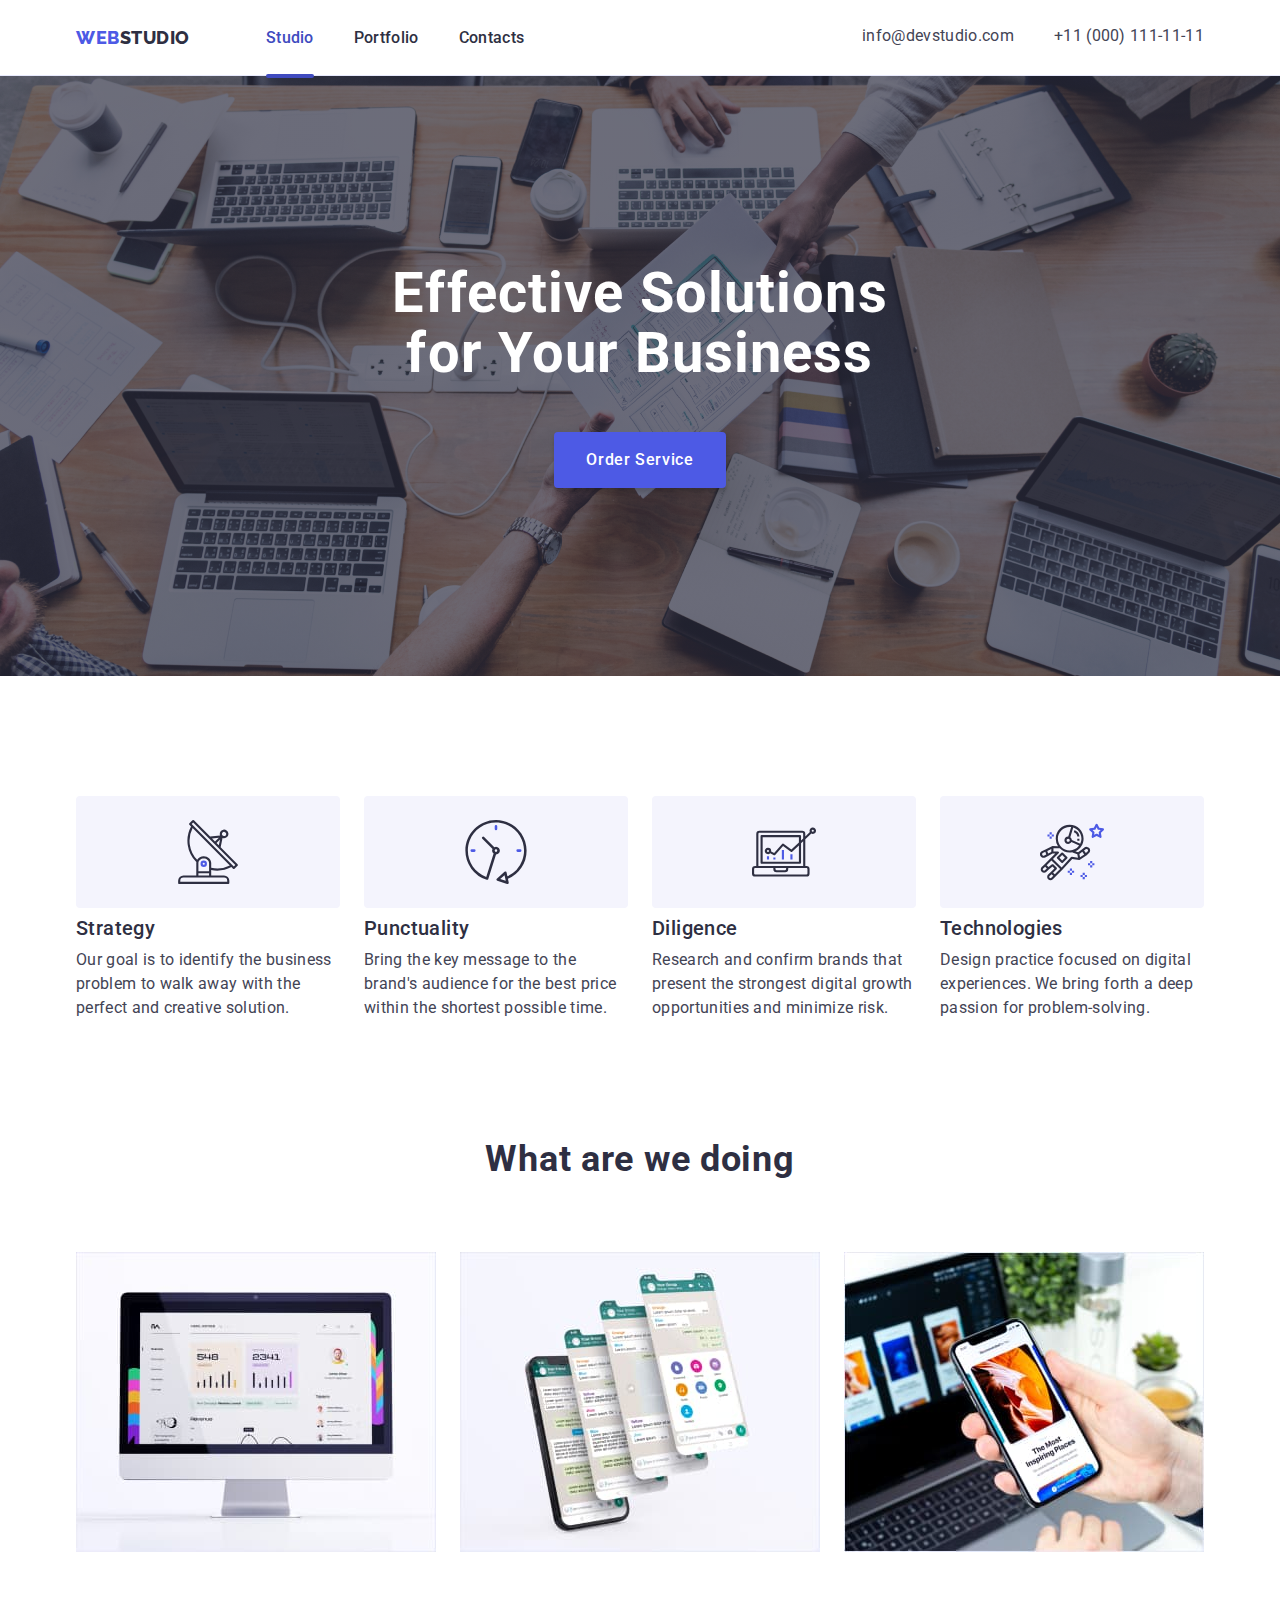
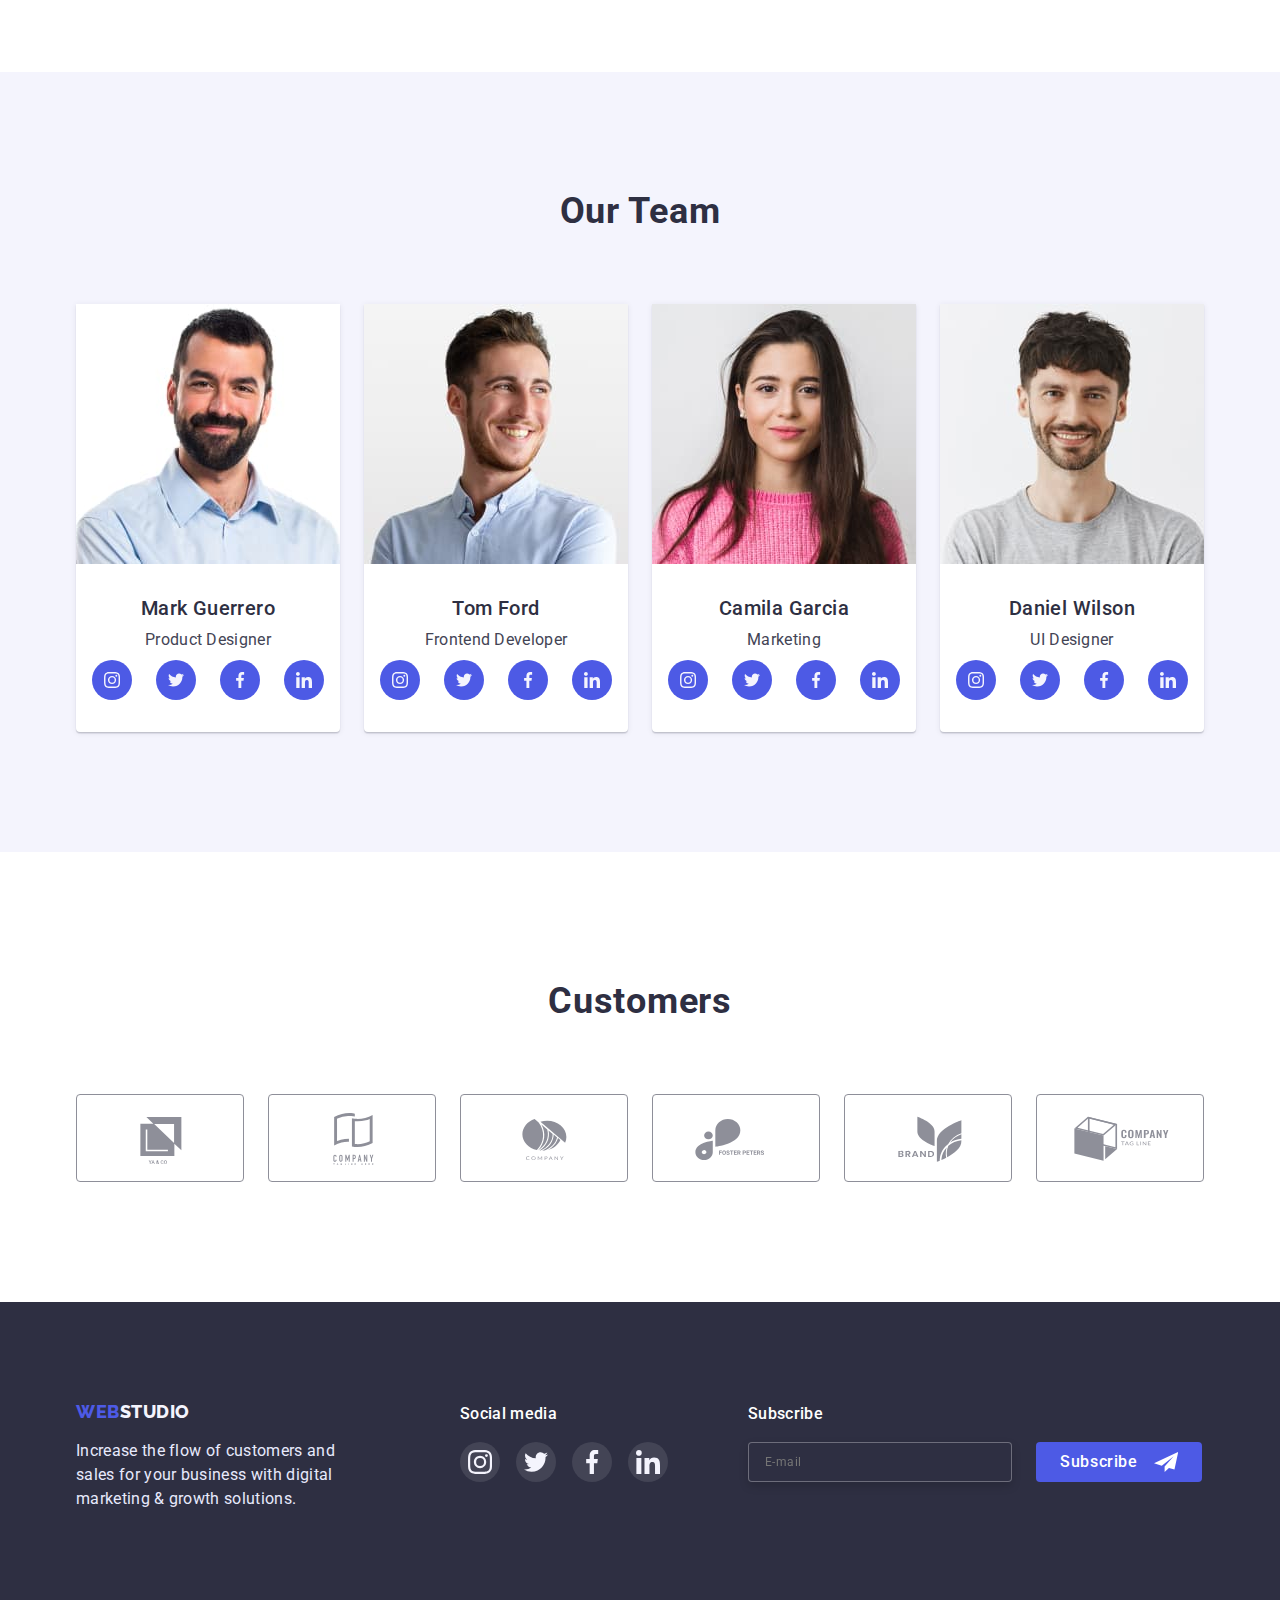
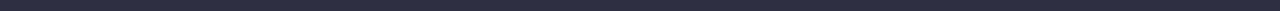
<file: index.html>
<!DOCTYPE html>
<html lang="en">
<head>
    <meta charset="UTF-8">
    <meta http-equiv="X-UA-Compatible" content="IE=edge">
    <meta name="viewport" content="width=device-width, initial-scale=1.0">
    <title>Effective Solutions for Your Business</title>
    <link rel="preconnect" href="https://fonts.googleapis.com">
    <link rel="preconnect" href="https://fonts.gstatic.com" crossorigin>
    <link
 href="https://fonts.googleapis.com/css2?family=Raleway:wght@800&family=Roboto:wght@400;500;700;900&display=swap"
 rel="stylesheet"
    />
    <link rel="stylesheet" href="https://cdn.jsdelivr.net/npm/modern-normalize@1.1.0/modern-normalize.min.css">
    <link rel="stylesheet" href="./css/styles.css">
</head>
<body class="body-style">
    <header class="page-header">
        <div class="container page-header-container">
        <nav class="page-nav">
            <a class="logo-link" href="./index.html"><span class="accent">WEB</span>STUDIO</a>
            <ul class="menu list">
                <li class="menu-header list"><a class="menu-list active " href="./index.html">Studio</a></li>
                <li class="menu-header list"><a class="menu-list " href="./portfolio.html">Portfolio</a></li>
                <li class="menu-header list"><a class="menu-list " href="">Contacts</a></li>
            </ul>
        </nav>
        <address>
            <ul class="list header-list">
            <li><a class="link-mail-post" href="mailto:info@devstudio.com">info@devstudio.com</a></li>
            <li><a class="phone-number" href="tel:+110001111111">+11 (000) 111-11-11</a></li>
        </ul>
    </address>
</div>
    </header>
    <main>
        <section class="solutions ">
            <div class="container background-container">
         <h1 class="h1-solutions">Effective Solutions for Your Business</h1>
                <button class="b-text" data-modal-open type="button">Order Service</button>
            </div>
            </section>
            <section class="features">
                <div class="container">
                <h2 class="visually-hidden">Features</h2>
                <ul class="features-list list">
                    <li class="features-icon"><svg  width="64px" height="64px">
                        <use href="./images/icons.svg#icon-antenna-1"></use>
                    </svg></li>
                    <li  class="features-icon"><svg width="64px" height="64px">
                        <use href="./images/icons.svg#icon-clock-1"></use>
                    </svg></li>
                    <li  class="features-icon"><svg width="64px" height="64px">
                        <use href="./images/icons.svg#icon-diagram-1"></use>
                    </svg></li>
                    <li  class="features-icon"><svg width="64px" height="64px">
                        <use href="./images/icons.svg#icon-astronaut-1"></use>
                    </svg></li>
                </ul>
        <ul class="features-list list">
            <li class="features-item"><h3 class="features-header">Strategy</h3>
                <p class="features-text">Our goal is to identify the business
                    problem to walk away with the perfect and creative solution. </p>
            </li>
            <li class="features-item">
                <h3 class="features-header">Punctuality</h3>
                <p class="features-text">Bring the key message to the brand's audience for the best price within the shortest possible time.
             </p></li>
            <li class="features-item">
                <h3 class="features-header">Diligence</h3>
                <p class="features-text">Research and confirm brands that present the strongest digital growth opportunities and minimize risk.</p>
            </li>
            <li class="features-item">
                <h3 class="features-header">Technologies</h3>
                <p class="features-text">Design practice focused on digital experiences. We bring forth a deep passion for problem-solving.</p>
            </li>
        </ul>
    </div>
    </section>
    <section class="our-work">
        <div class=" container">
        <h2 class="our-work-header">What are we doing</h2>
<ul class="work-img list">
            <li><img src="./images/img1.jpg" alt="computer" width="360"/></li>
            <li><img src="./images/img2.jpg" alt="telephone" width="360"/></li>
            <li><img src="./images/img3.jpg" alt="notebook" width="360"/></li>
    </ul>
</div>
    </section>
    <section class="team-list">
        <div class="container">
        <h2 class="team-header">Our Team</h2>
        <ul class="team list">
            <li class="borders-text"><img src="./images/img4.jpg" alt="Mark" width="264"/>
               <div class="card-text"><h3 class="team-name">Mark Guerrero</h3><p class="speciality">Product Designer</p>
               
             <ul class="card list">
                    <li><a href="#" class="card-link"><svg width="16px" height="16px">
                <use href="./images/icons.svg#icon-instagram-2"></use>
               </svg></a></li>
               <li><a href="#" class="card-link"><svg width="16px" height="16px">
                <use href="./images/icons.svg#icon-twitter-1"></use>
               </svg></a></li>
               <li><a href="#" class="card-link"><svg width="16px" height="16px">
                <use href="./images/icons.svg#icon-facebook-1"></use>
               </svg></a></li>
               <li><a href="#" class="card-link"><svg width="16px" height="16px">
                <use href="./images/icons.svg#icon-linkedin-1"></use>
               </svg></a></li>
            </ul></div>
        </li>
        <li class="borders-text"><img src="./images/img5.jpg" alt="Tom" width="264"/><div class="card-text"><h3 class="team-name">Tom Ford</h3>
            <p class="speciality">Frontend Developer</p>
            <ul class=" card list">
                <li><a href="#" class="card-link"><svg width="16px" height="16px">
                    <use href="./images/icons.svg#icon-instagram-2"></use>
                </svg></a></li>
                <li><a href="#" class="card-link"><svg width="16px" height="16px">
                    <use href="./images/icons.svg#icon-twitter-1"></use>
                </svg></a></li>
                <li><a href="#" class="card-link"><svg width="16px" height="16px">
                    <use href="./images/icons.svg#icon-facebook-1"></use>
                </svg></a></li>
                <li><a href="#" class="card-link"><svg width="16px" height="16px">
                    <use href="./images/icons.svg#icon-linkedin-1"></use>
                </svg></a></li>
            </ul></div></li>
        
        <li class="borders-text"><img src="./images/img6.jpg" alt="Camila" width="264"/><div class="card-text"><h3 class="team-name">Camila Garcia</h3>
            <p class="speciality">Marketing</p><ul class=" card list">
                <li><a href="#" class="card-link"><svg width="16px" height="16px">
                    <use href="./images/icons.svg#icon-instagram-2"></use>
                </svg></a></li>
                <li><a href="#" class="card-link"><svg width="16px" height="16px">
                    <use href="./images/icons.svg#icon-twitter-1"></use>
                </svg></a></li>
                <li><a href="#" class="card-link"><svg width="16px" height="16px">
                    <use href="./images/icons.svg#icon-facebook-1"></use>
                </svg></a></li>
                <li><a href="#" class="card-link"><svg width="16px" height="16px">
                    <use href="./images/icons.svg#icon-linkedin-1"></use>
                </svg></a></li>
            </ul></div></li>
        
        <li class="borders-text"><img src="./images/img7.jpg" alt="Daniel" width="264"/><div class="card-text"><h3 class="team-name">Daniel Wilson</h3>
            <p class="speciality">UI Designer</p>
            <ul class=" card list">
                <li><a href="#" class="card-link"><svg width="16px" height="16px">
                    <use href="./images/icons.svg#icon-instagram-2"></use>
                </svg></a></li>
                <li><a href="#" class="card-link"><svg width="16px" height="16px">
                    <use href="./images/icons.svg#icon-twitter-1"></use>
                </svg></a></li>
                <li><a href="#" class="card-link"><svg width="16px" height="16px">
                    <use href="./images/icons.svg#icon-facebook-1" ></use>
                </svg></a></li>
                <li><a href="#" class="card-link"><svg width="16px" height="16px">
                    <use href="./images/icons.svg#icon-linkedin-1"></use>
                </svg></a></li>
            </ul> </div></li>
        </ul>
    </div>
</section>
<section class="customers">
    <div class="container">
    <h2 class="customers-header">Customers</h2>
    <ul class="customers-list list">
        <li class="customers-block"><a href="#" class="customers-link"><svg class="svg" width="104px" height="56px">
            <use href="./images/icons.svg#icon-Logo"></use>
        </svg></a></li>
        <li class="customers-block"><a href="#" class="customers-link"><svg class="svg" width="104px" height="56px">
            <use href="./images/icons.svg#icon-Logo-2"></use>
        </svg></a></li>
        <li class="customers-block"><a href="#" class="customers-link"><svg class="svg" width="104px" height="56px">
            <use href="./images/icons.svg#icon-Logo-3"></use>
        </svg></a></li>
        <li class="customers-block"><a href="#" class="customers-link"><svg class="svg" width="104px" height="56px">
            <use href="./images/icons.svg#icon-Logo-4"></use>
        </svg></a></li>
        <li class="customers-block"><a href="#" class="customers-link"><svg class="svg" width="104px" height="56px">
            <use href="./images/icons.svg#icon-Logo-5"></use>
        </svg></a></li>
        <li class="customers-block"><a href="#" class="customers-link"><svg class="svg" width="104px" height="56px">
            <use href="./images/icons.svg#icon-Logo-6"></use>
        </svg></a></li>
    </ul>
</div>
</section>
    </main>
    <footer class="style-footer">
    <div class="container  footer-container">
        <div class="footer-logo">
        <a class="logotype" href="./index.html"><span class="accent">WEB</span>STUDIO</a>
        <p class="footer-text">Increase the flow of customers and sales for your business with digital marketing & growth solutions.</p>
    </div>
        <div class="social-media">
            <p class="soc-header">Social media</p>
        <ul class="social-list list">
        <li><a href="#" class="social-list-item-link"><svg  width="24px" height="24px">
            <use href="./images/icons.svg#icon-instagram-2"></use>
        </svg></a></li>
        <li><a href="#" class="social-list-item-link"><svg width="24px" height="24px">
            <use href="./images/icons.svg#icon-twitter-1"></use>
        </svg></a></li>
        <li><a href="#" class="social-list-item-link"><svg width="24px" height="24px">
            <use href="./images/icons.svg#icon-facebook-1"></use>
        </svg></a></li>
        <li><a href="#" class="social-list-item-link"><svg width="24px" height="24px">
            <use href="./images/icons.svg#icon-linkedin-1"></use>
        </svg></a></li>
    </ul>
</div>
<div class="subscribe-cont">
    <p class="subscribe">Subscribe</p>
    <form class="subscribe-form">
        <label for="subscribe"><input type="text" id="subscribe" name="subscribe-input" class="footer-input" placeholder="E-mail"/></label>
        <button type="submit" class="subscribe-btn">Subscribe<svg width="24" height="24"><use href="./images/icons.svg#icon-icon-send"></use></svg></button>
    </form>
</div>
   </div>
    </footer>
    <div class="backdrop is-hidden " data-modal>
        <div class="modal">
        <button class="modal-btn " data-modal-close type="button">
        <svg width="8px" height="8px">
            <use href="./images/icons.svg#icon-close-black-18dp-2-1-2"></use>
        </svg>
        </button>
        <p class="modal-title">Leave your contacts and we will call you back</p>
        <form class="modal-form">
            <label for="name" class="name-label">
           <span class="modal-form-input-desc">Name</span>
           <span class="modal-form-input-wrapper">
                   <input type="text" name="user-name" id="name" class="modal-input" pattern="[a-z A-Z А-Я а-я]+" minlength="2"/>
            <svg width="18px" height="24" class="modal-form-icon">
                <use href="./images/icons.svg#icon-person-black-18dp-1" ></use>
            </svg></span></label>
            <label for="phone" class="name-label">
                <span class="modal-form-input-desc">Phone</span>
                <span class="modal-form-input-wrapper"><input type="tel" name="user-phone" class="modal-input" id="phone" pattern="[0-9]{3}-[0-9]{3}-[0-9]{2}-[0-9]{2}" title="xxx-xxx-xx-xx"/><svg width="18px" height="24px" class="modal-form-icon">
                <use href="./images/icons.svg#icon-phone-black-18dp-1"></use></svg></span></label>
                 <label for="email" class="name-label">
                    <span class="modal-form-input-desc">Email</span>
                    <span class="modal-form-input-wrapper"><input type="text" id="email" name="user-email" class="modal-input"/><svg class="modal-form-icon" width="18px" height="24">
                    <use href="./images/icons.svg#icon-email-black-18dp-1"></use></svg></span></label>
                    <label for="comment" class="name-label">
                       <span class="modal-form-input-desc">Comment</span>
                       <textarea name="user-message" placeholder="Text input" id="comment" class="comment-message"></textarea></label>
          <input type="checkbox" name="user-comment" id="user-comment" class="chekbox visually-hidden"/><label for="user-comment" class="modal-form-check">I accept the terms and conditions of the&nbsp;<a href="#">Privacy Policy</a></label>
                <button type="submit" class="modal-form-submit">Send</button>
        </form>
        </div>
        </div>
        <script src="./js/modal.js"></script>
</body>
</html>
</file>
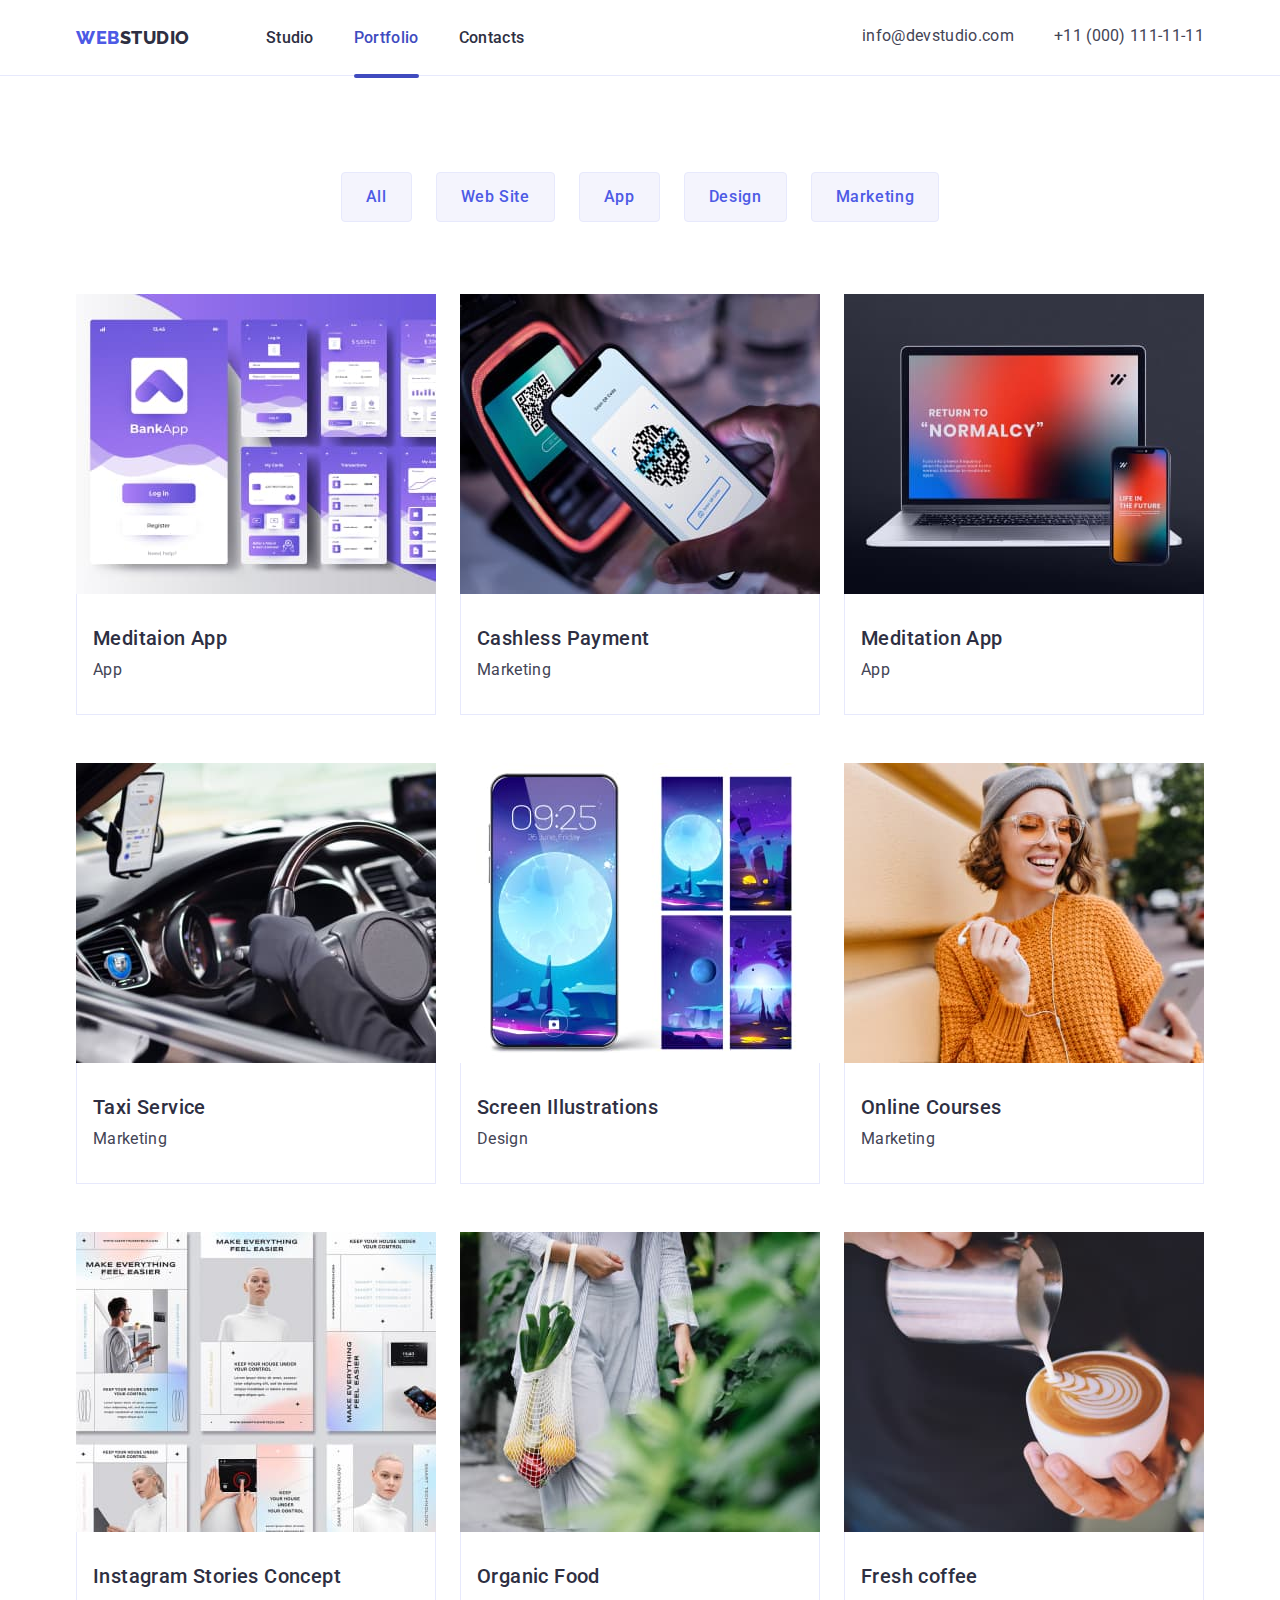
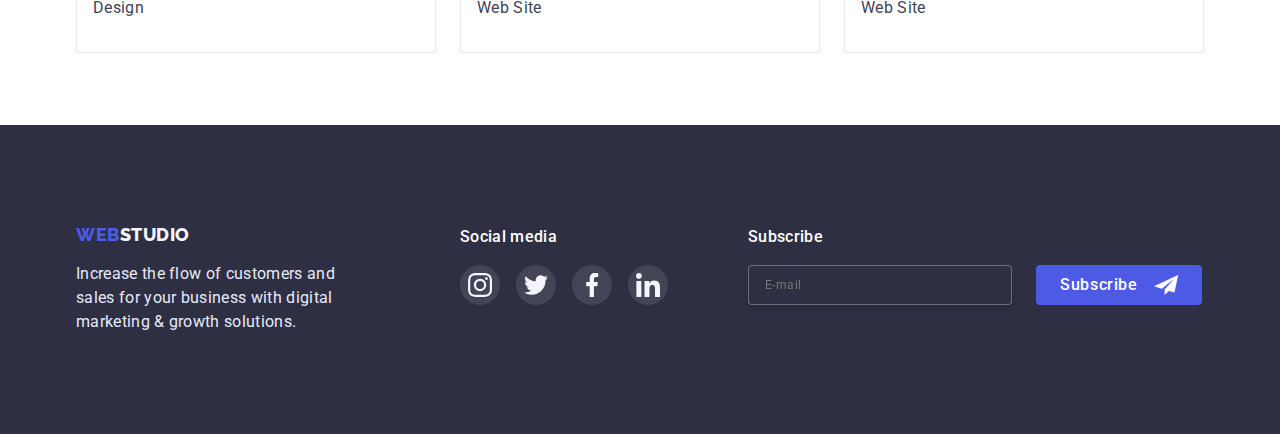
<file: portfolio.html>
<!DOCTYPE html>
<html lang="en">
    <head>
    <meta charset="UTF-8">
    <meta http-equiv="X-UA-Compatible" content="IE=edge">
    <meta name="viewport" content="width=device-width, initial-scale=1.0">
    <title>Portfolio</title>
    <link rel="preconnect" href="https://fonts.googleapis.com">
    <link rel="preconnect" href="https://fonts.gstatic.com" crossorigin>
    <link href="https://fonts.googleapis.com/css2?family=Open+Sans:wght@600&family=Raleway:wght@800&family=Roboto+Mono:wght@600&family=Roboto:wght@400;500;700&display=swap" rel="stylesheet">
    <link rel="stylesheet" href="https://cdn.jsdelivr.net/npm/modern-normalize@1.1.0/modern-normalize.min.css">
    <link rel="stylesheet" href="./css/styles.css">
</head>
<body class="body-style">
    <header class="page-header">
        <div class="container page-header-container">
        <nav class="page-nav">
            <a class="logo-link" href="./index.html"><span class="accent">WEB</span>STUDIO</a>
            <ul class="menu list ">
                <li class="menu-header list"><a  class="menu-list" href="./index.html">Studio</a></li>
                <li class="menu-header list"><a class="menu-list active" href="./portfolio.html">Portfolio</a></li>
                <li class="menu-header list"><a class="menu-list" href="">Contacts</a></li>
            </ul>
        </nav>
        <address>
            <ul class="list header-list">
            <li><a class="link-mail-post" href="mailto:info@devstudio.com">info@devstudio.com</a></li>
            <li><a class="phone-number" href="tel:+110001111111">+11 (000) 111-11-11</a></li>
        </ul>
    </address>
</div>
       </header>
<main>
    <section class="buttons">
        <div class="container">
        <h1 class="visually-hidden">Menu</h1>
        <ul class="buttons-list list">
            <li><button class="buttons-item" type="button">All</button></li> 
            <li><button class="buttons-item" type="button">Web Site</button></li>
            <li><button class="buttons-item" type="button">App</button></li>
            <li><button class="buttons-item" type="button">Design</button></li>
            <li><button class="buttons-item" type="button">Marketing</button></li>
        </ul>
        <h2 class="visually-hidden">Service</h2>
        <ul class="images list">
           <li class="service-card"><a class="service" href="#"><div class="overlay-img"><img src="./images/img8.jpg" alt="app" width="360"><p class="overlay">14 Stylish and User-Friendly App Design Concepts · Task Manager App · Calorie Tracker App · Exotic Fruit Ecommerce App · Cloud Storage App</p></div><div class="borders-card"><h3 class="image-name" >Meditaion App</h3><p class="img-text">App</p></div></a></li>
          <li class="service-card" ><a class="service" href="#"><div class="overlay-img"><img src="./images/img9.jpg" alt="payment" width="360"><p class="overlay">14 Stylish and User-Friendly App Design Concepts · Task Manager App · Calorie Tracker App · Exotic Fruit Ecommerce App · Cloud Storage App</p></div><div class="borders-card"><h3 class="image-name">Cashless Payment</h3><p class="img-text">Marketing</p></div></a></li>
           <li class="service-card"><a class="service" href="#"><div class="overlay-img"><img src="./images/img10.jpg" alt="meditation" width="360"><p class="overlay">14 Stylish and User-Friendly App Design Concepts · Task Manager App · Calorie Tracker App · Exotic Fruit Ecommerce App · Cloud Storage App</p></div><div class="borders-card"><h3 class="image-name">Meditation App</h3><p class="img-text">App</p></div></a></li>
           <li class="service-card"><a class="service" href="#"><div class="overlay-img"><img src="./images/img11.jpg" alt="taxi" width="360"><p class="overlay">14 Stylish and User-Friendly App Design Concepts · Task Manager App · Calorie Tracker App · Exotic Fruit Ecommerce App · Cloud Storage App</p></div><div class="borders-card"><h3 class="image-name">Taxi Service</h3><p class="img-text">Marketing</p></div></a></li>
          <li class="service-card"><a class="service" href="#"><div class="overlay-img"><img src="./images/img12.jpg" alt="illustrations" width="360"><p class="overlay">14 Stylish and User-Friendly App Design Concepts · Task Manager App · Calorie Tracker App · Exotic Fruit Ecommerce App · Cloud Storage App</p></div><div class="borders-card"><h3 class="image-name">Screen Illustrations</h3><p class="img-text">Design</p></div></a></li>
          <li class="service-card"><a class="service" href="#"><div class="overlay-img"><img src="./images/img13.jpg" alt="courses" width="360"><p class="overlay">14 Stylish and User-Friendly App Design Concepts · Task Manager App · Calorie Tracker App · Exotic Fruit Ecommerce App · Cloud Storage App</p></div><div class="borders-card"><h3 class="image-name">Online Courses</h3><p class="img-text">Marketing</p></div></a></li>
           <li class="service-card"><a class="service" href="#"><div class="overlay-img"><img src="./images/img14.jpg" alt="instagram" width="360"><p class="overlay">14 Stylish and User-Friendly App Design Concepts · Task Manager App · Calorie Tracker App · Exotic Fruit Ecommerce App · Cloud Storage App</p></div><div class="borders-card"><h3 class="image-name">Instagram Stories Concept</h3><p class="img-text">Design</p></div></a></li>
         <li class="service-card"><a class="service" href="#"><div class="overlay-img"><img src="./images/img15.jpg" alt="food" width="360"><p class="overlay">14 Stylish and User-Friendly App Design Concepts · Task Manager App · Calorie Tracker App · Exotic Fruit Ecommerce App · Cloud Storage App</p></div><div class="borders-card"><h3 class="image-name">Organic Food</h3><p class="img-text">Web Site</p></div></a></li>
        <li class="service-card"><a class="service" href="#"><div class="overlay-img"><img src="./images/img16.jpg" alt="coffee" width="360"><p class="overlay">14 Stylish and User-Friendly App Design Concepts · Task Manager App · Calorie Tracker App · Exotic Fruit Ecommerce App · Cloud Storage App</p></div><div class="borders-card"><h3 class="image-name">Fresh coffee</h3><p class="img-text">Web Site</p></div></a></li>
        </ul>
    </div>
    </section>
</main>
<footer class="style-footer">
    <div class="container  footer-container">
        <div class="footer-logo">
        <a class="logotype" href="./index.html"><span class="accent">WEB</span>STUDIO</a>
        <p class="footer-text">Increase the flow of customers and sales for your business with digital marketing & growth solutions.</p>
    </div>
        <div class="social-media">
            <p class="soc-header">Social media</p>
        <ul class="social-list list">
        <li><a href="#" class="social-list-item-link"><svg  width="24" height="24">
            <use href="./images/icons.svg#icon-instagram-2"></use>
        </svg></a></li>
        <li><a href="#" class="social-list-item-link"><svg width="24" height="24">
            <use href="./images/icons.svg#icon-twitter-1"></use>
        </svg></a></li>
        <li><a href="#" class="social-list-item-link"><svg width="24" height="24">
            <use href="./images/icons.svg#icon-facebook-1"></use>
        </svg></a></li>
        <li><a href="#" class="social-list-item-link"><svg width="24" height="24">
            <use href="./images/icons.svg#icon-linkedin-1"></use>
        </svg></a></li>
    </ul>
</div>
<div class="subscribe-cont">
    <p class="subscribe">Subscribe</p>
    <form class="subscribe-form">
        <label for="subscribe-input"><input type="text"  id="subscribe-input" name="subscribe-input" class="footer-input" placeholder="E-mail"/></label>
        <button type="submit" class="subscribe-btn">Subscribe<svg width="24" height="24"><use href="./images/icons.svg#icon-icon-send"></use></svg></button>
    </form>
</div>
   </div>
    </footer>
</body>
</html>
</file>
<file: css/styles.css>
:root {
    --navy-blue-color: #2E2F42;
    --body-background-color:  #FFFFFF;
    --cornflower-color:  #E7E9FC;   
    --slate-color: #434455;
    --iris-color: #4D5AE5;
    --cloud-color:  #F4F4FD;
    --ocean-color: #404BBF;
    --light-slate: #8E8F99;
    --green-color: #31d0aa;
    --white-color: #fcfcfc;
}
body{
    font-family: 'Roboto', sans-serif;
    background-color: var(--body-background-color);
    color: var(--navy-blue-color);
    font-size: 16px;
 }
.logo-link{
    font-family: 'Raleway',sans-serif;
font-weight: 800;
font-size: 18px;
line-height: 1.5;
letter-spacing: 0.03em;
color: var(--navy-blue-color);
text-decoration: none;
margin-right: 76px;
}
.accent{
color: var(--iris-color);
}
.visually-hidden {
    position: absolute;
    width: 1px;
    height: 1px;
    margin: -1px;
    border: 0;
    padding: 0;
    white-space: nowrap;
    clip-path: inset(100%);
    clip: rect(0 0 0 0);
    overflow: hidden;
  }
.menu-list{
font-weight: 500;
font-size: 16px;
line-height: 1.5;
letter-spacing: 0.02em;
color: var(--navy-blue-color);
text-decoration: none;
transition-property: color;
transition-duration: 250ms;
transition-timing-function: cubic-bezier(0.4, 0, 0.2, 1); 

}
.menu-header:not(:last-child){
    margin-right: 40px;
}
.menu-list:is(:hover,:focus){
  color:  var(--ocean-color);

}

.list{ 
   list-style: none;
}
.link-mail-post:is(:hover,:focus){
    color:  var(--ocean-color);}
.link-mail-post{ 
font-size: 16px;
line-height: 1.5;
letter-spacing: 0.02em;
color: var(--slate-color);
text-decoration: none;
transition-duration: 250ms;
transition-timing-function: cubic-bezier(0.4, 0, 0.2, 1); 
transition-property: color;
}
.header-list{
  display: flex;
  gap: 40px;
}
.phone-number:is(:hover,:focus){
    color:  var(--ocean-color);}
.phone-number{  
font-size: 16px;
line-height: 1.5;
letter-spacing: 0.02em;
color: var(--slate-color);
text-decoration: none;
transition-duration: 250ms;
transition-timing-function: cubic-bezier(0.4, 0, 0.2, 1); 
transition-property: color;
}
 .solutions{
background-color: var(--navy-blue-color);
background-position: center;
background-repeat: no-repeat;
text-align: center;
padding: 188px 0;
background-size: cover;
margin-left: auto;
margin-right: auto;
max-width: 1440px;
height: 600px;
background-image:linear-gradient(rgba(46, 47, 66, 0.7),
rgba(46, 47, 66, 0.7) 100%),url(../images/people-office\ 1.jpg);
}


.h1-solutions{ 
font-weight: 700;
font-size: 56px;
line-height: 1.07;
letter-spacing: 0.02em;
color: var(--body-background-color);
max-width: 496px;
margin: auto;
margin-bottom: 48px;
}

.b-text:is(:hover,:focus){
    background: var(--ocean-color);
}

.b-text{ 
padding-top: 16px; 
padding-bottom: 16px; 
padding-right: 32px;
padding-left: 32px;
font-family : inherit;
font-weight: 500;
font-size: 16px;
line-height: 1.5;
letter-spacing: 0.04em;
color: var(--body-background-color);
background: var(--iris-color);
border: none;
box-shadow: 0px 4px 4px rgba(0, 0, 0, 0.15);
border-radius: 4px;
transition-property: background;
transition-duration: 250ms;
transition-timing-function: cubic-bezier(0.4, 0, 0.2, 1); 
}
.features{
    padding-top: 120px;
    padding-bottom: 120px;
}
.features-item{
    width: calc(((100% - 60px) / 4));
}
.features-header{
font-weight: 500;
font-size: 20px;
line-height: 1.2;
letter-spacing: 0.02em;
color: var(--navy-blue-color);
margin-bottom: 8px;
margin-top: 8px;
}
.features-text{
font-size: 16px;
line-height: 1.5;
letter-spacing: 0.02em;
color: var(--slate-color);

}
.features-list{
    display: flex;
    gap: 24px ;
}
.features-icon{
    background: var(--cloud-color);
    width: 264px;
height: 112px;
border-radius: 4px;
    display: flex;
    justify-content: center;
    align-items: center;
}
.our-work{
    padding-bottom: 120px;
    text-align: center;
}
.work-img{
    display: flex;
    align-items: center;
    gap: 24px;
}
.our-work-header{
    font-weight: 700;
    font-size: 36px;
    line-height: 1.11;
    letter-spacing: 0.02em;
    color: var(--navy-blue-color);
    margin-bottom: 72px;
    }

.team-list{
    background: var(--cloud-color);
    padding-bottom: 120px;
    padding-top: 120px;
    text-align: center;
}
.team{
    display: flex;
    gap: 24px;
    align-items: center;
}
    .card-text{
    padding-top: 32px;
    padding-bottom: 32px;

}
.team-header{
font-weight:700;
font-size: 36px;
line-height: 1.11;
letter-spacing: 0.02em;
color: var(--navy-blue-color);
margin-bottom: 72px;
}
.team-name{
    font-weight: 500;
    font-size: 20px;
    line-height: 1.2;
    letter-spacing: 0.02em;
    color: inherit;
    text-align: center;    
}
.card-link:is(:hover,:focus){
    background:var(--ocean-color);
}
.card-link{
    display: flex;
    justify-content: center;
    align-items: center;
  border-radius: 50%;
width: 40px;
height:40px;
background:var(--iris-color);
transition-property:background ;
transition-duration: 250ms;
transition-timing-function: cubic-bezier(0.4, 0, 0.2, 1); 
}
.card{
    display: flex;
    justify-content: center;
    gap: 24px;
    margin-top: 8px;
}
.borders-text{
  box-shadow: 0px 1px 6px rgba(46, 47, 66, 0.08),
    0px 1px 1px rgba(46, 47, 66, 0.16), 0px 2px 1px rgba(46, 47, 66, 0.08);
  border-radius: 0px 0px 4px 4px;
  background: var(--body-background-color);
}
.speciality{
font-size: 16px;
line-height: 1.5;
letter-spacing: 0.02em;
color: var(--slate-color);
margin-top: 8px;

}
.customers-header{
font-weight: 700;
font-size: 36px;
line-height: 1.11;
text-align: center;
letter-spacing: 0.02em;
text-transform: capitalize;
color: var(--navy-blue-color);
}
.customers{
padding-top: 130px;
padding-bottom: 120px;

}
.customers-list{
    display: flex;
    gap: 24px;
    margin-top: 72px;
  
}
.customers-link{
    display: flex;
    align-items: center;
    justify-content: center;
border: 1px solid var(--light-slate);
color: var(--light-slate);
    border-radius: 4px;
    background:var(--body-background-color);
    width: 168px;
height: 88px;
transition-property:color, border;
transition-duration: 250ms;
transition-timing-function: cubic-bezier(0.4, 0, 0.2, 1); 
}
.customers-block{
    width: calc((100% - 5 * 24px) / 6);
}

.customers-link:is(:hover,:focus){
    border: 1px solid var(--ocean-color);
    color: var(--ocean-color);
}
.svg{
    fill: currentColor;
}
.body{
font-family: 'Roboto', sans-serif;
font-weight: 500;
font-size: 20px;
line-height: 1.2;
color: var(--navy-blue-color);
}

.buttons{
    padding-top: 96px;
    padding-bottom: 72px;
}
.buttons-item:is(:hover,:focus){
background: var(--ocean-color);
color: var(--body-background-color);
border-color: transparent;
box-shadow: 0px 3px 1px rgba(0, 0, 0, 0.1), 0px 2px 1px rgba(0, 0, 0, 0.08), 0px 2px 2px rgba(0, 0, 0, 0.12);
}
.buttons-item{
    padding-top: 12px;
    padding-bottom: 12px;
    padding-left: 24px;
    padding-right: 24px;
    font-family: inherit;
    font-weight: 500;
font-size: 16px;
line-height: 1.5;
letter-spacing: 0.04em; 
color: var(--iris-color);
background: var(--cloud-color);
cursor: pointer;
border: 1px solid var(--cornflower-color);
border-radius: 4px;
transition-property: background, color,border,box-shadow;
transition-duration: 250ms;
transition-timing-function: cubic-bezier(0.4, 0, 0.2, 1); 
}
.buttons-list{
   display: flex;
        flex-direction: row;
        justify-content: center;
        gap: 24px;
}
 .borders-card{ 
    padding-top: 32px;
    padding-left: 16px;
    padding-bottom: 32px;
    border-left: 1px solid var(--cornflower-color);
   border-right:  1px solid var(--cornflower-color);
   border-bottom:  1px solid var(--cornflower-color);
 }
.image-name{
font-weight: 500;
font-size: 20px;
line-height: 1.2;
letter-spacing: 0.02em;
color: var(--navy-blue-color);
}
.img-text{
font-size: 16px;
line-height: 1.5;
letter-spacing: 0.02em;
color: var(--slate-color);
padding-top: 8px;
}
.images{
    display: flex;
  flex-wrap: wrap;
 row-gap : 48px;
 margin-top: 72px;
} 
.service:is(:hover,:focus){
    box-shadow: 0px 1px 6px rgba(46, 47, 66, 0.08), 0px 1px 1px rgba(46, 47, 66, 0.16), 0px 2px 1px rgba(46, 47, 66, 0.08);
}
.service{
text-decoration: none;
display: block;
transition-property:box-shadow;
transition-duration: 250ms;
transition-timing-function: cubic-bezier(0.4, 0, 0.2, 1); 

}
.service-card:not(:nth-child(3n)){
width: calc(((100% - 48px)) / 3);
margin-right: 24px;
}

 .accent2{
color: var(--iris-color);
 }
 .logotype{
   font-family: 'Raleway',sans-serif;
font-weight: 800;
font-size: 18px;
line-height: 1.16;
letter-spacing: 0.03em;
text-transform: uppercase;
color: var(--cloud-color);
text-decoration: none;
 }
 
.footer-text{
margin-top: 16px;
width: 264px;
font-size: 16px;
line-height: 1.5;
letter-spacing: 0.02em;
color: var(--cornflower-color);
}

.style-footer{
    padding-top: 100px;
  padding-bottom: 100px;
    background: var(--navy-blue-color);}
 .footer-container{
    display: flex;
 }
.soc-header{
font-weight: 500;
font-size: 16px;
line-height: 1.5;
letter-spacing: 0.02em;
color: var(--body-background-color);
margin-bottom: 16px;
    }
    .social-list-item-link:is(:hover,:focus){
        background: var(--green-color);
    }

    .social-list-item-link{
display: flex;
justify-content: center;
align-items: center;
border-radius: 50%;
width: 40px;
height:40px;
background: rgba(255, 255, 255, 0.1);
transition-property:background ;
transition-duration: 250ms;
transition-timing-function: cubic-bezier(0.4, 0, 0.2, 1); 
    }
   
    .social-list{
display: flex;
gap: 16px;
    }
h1,
h2,
h3,
p{
    margin-top: 0;
    margin-bottom: 0;
}
ul{
    margin-top: 0;
    margin-bottom: 0;
    padding-left: 0;
}
img{
    display: block;
    max-width: 100%;
    height: auto;
}
address{
 font-style: normal;   
}
button{
    cursor: pointer;
}
.container{
    width: 1158px;
    margin-left: auto;
    margin-right: auto;
   padding-left: 15px; 
   padding-right: 15px;
}
.page-header-container{
    display: flex;
    justify-content: space-between;
  }
   .page-header{
    padding-top: 24px;
    padding-bottom: 24px;
    border-bottom: 1px solid #E7E9FC;
   }
.page-nav{
    display: flex;
    align-items: center;
}
.menu{
    display: flex;
    align-items: center;
}
.address-menu{
    display: flex;
    align-items: center;
}
.overlay{
    font-weight: 400;
font-size: 16px;
line-height: 1.5;
letter-spacing: 0.02em;
color: var(--cloud-color);
background: var(--iris-color);
background-blend-mode: soft-light;
mix-blend-mode: normal;
padding-top: 40px;
padding-left: 32px;
padding-bottom: 40px;
padding-right: 32px;
position: absolute;
left: 0;
top: 0;
width: 100%;
height: 100%;
overflow-y: scroll;
transform: translate(0, 100%);
transition-duration: 250ms;
transition-timing-function: cubic-bezier(0.4, 0, 0.2, 1); 
}
.overlay-img{
   
   position: relative;
    overflow: hidden;
}
.service:is(:hover, :focus) .overlay{
    transform: translate(0,0);
}
.service-card{
    position: relative;

}
.modal{
    position: absolute;
    min-height: 576px;
    width: 408px;
    top: 50%;
    left: 50%;
    transform: translate(-50%, -50%);
    background-color: var(--white-color);
box-shadow: 0px 1px 1px rgba(0, 0, 0, 0.14), 0px 1px 3px rgba(0, 0, 0, 0.12), 0px 2px 1px rgba(0, 0, 0, 0.2);
border-radius: 4px;
padding: 24px;
}

.backdrop.is-hidden{
    opacity: 0;
    pointer-events: none;
    visibility: hidden;
}
.backdrop{
    position: fixed;
    z-index: 100;
    top: 0;
    left: 0;
    width: 100%;
    height: 100%;
    background-color: rgba(46, 47, 66, 0.4);
    transition-property: opacity,visibility;
transition-duration: 250ms;
transition-timing-function: cubic-bezier(0.4, 0, 0.2, 1); 
}
.modal-btn{
    position: absolute;
    background: var(--cornflower-color);
border: 1px solid rgba(0, 0, 0, 0.1);
    display: flex;
    align-items: center;
    justify-content: center;
    padding: 0;
    width: 24px;
    height: 24px;
    top: 24px;
    right: 24px;
    padding: 0;
    border-radius: 50%;
    cursor: pointer;
    transition-property:background,fill ;
    transition-duration: 250ms;
    transition-timing-function: cubic-bezier(0.4, 0, 0.2, 1); 
}

.modal-btn:is(:hover,:focus){
    background: var(--ocean-color);
    fill: var(--body-background-color);
}
.modal-title{
    font-weight: 500;
font-size: 16px;
line-height: 1.5;
text-align: center;
letter-spacing: 0.02em;
color: var(--navy-blue-color);
margin-top:48px;
margin-bottom: 8px;
}
.name-label{
    margin-top: 8px;  
}
.comment-message{
    font-weight: 400;
    font-size: 12px;
    line-height: 1.16;
    letter-spacing: 0.01em;
}
.comment-message ::placeholder{
color: rgba(117, 117, 117, 0.5);
}
.modal-form-check{
    font-size: 12px;
    line-height: 1.16;
    letter-spacing: 0.04em;
    color: #757575;
    
}
.modal-form-input-wrapper{
    position: relative;
    display: block;
}
.modal-form-icon{
    display: block;
    position: absolute;
    top: 50%;
    left: 16px;
    transform: translate(0, -50%);
    transition-property: fill;
    transition-duration: 250ms;
    transition-timing-function: cubic-bezier(0.4, 0, 0.2, 1); 
}
.modal-form{
    display: flex;
    flex-direction: column;
}
.modal-input{
    background-color: transparent;
border-radius: 4px;
width: 100%;
height: 40px;
border: 1px solid rgba(33, 33, 33, 0.2);
padding-left: 38px;
font-weight: 400;
    font-size: 12px;
    line-height: 1.16;
    letter-spacing: 0.01em;
    transition-property: border-color;
transition-duration: 250ms;
transition-timing-function: cubic-bezier(0.4, 0, 0.2, 1); 

}
.subscribe{
    font-weight: 500;
    font-size: 16px;
    line-height: 1.5;
    letter-spacing: 0.02em;  
    color:var(--body-background-color);
    margin-bottom: 16px;
}
.subscribe-cont{
    margin-left: 80px;
}
.social-media{
    margin-left: 120px;
}
.footer-input{
    border: 1px solid rgba(255, 255, 255, 0.3);
filter: drop-shadow(0px 4px 4px rgba(0, 0, 0, 0.15));
border-radius: 4px;
min-width: 264px;
height: 40px;
font-weight: 400;
font-size: 12px;
line-height: 2;
align-items: center;
letter-spacing: 0.04em;
color: rgba(255, 255, 255, 0.6);
background: #2E2F42;
padding-left: 16px;
}
.subscribe-btn{
   display: flex;
   gap: 16px;
  fill: var(--body-background-color);
justify-content: center;
padding: 8px 24px;
background: var(--iris-color);
border-radius: 4px;
border: none;
font-weight: 500;
font-size: 16px;
line-height: 1.5;
align-items: center;
letter-spacing: 0.04em;
color: var(--body-background-color);
transition-property: background;
transition-duration: 250ms;
transition-timing-function: cubic-bezier(0.4, 0, 0.2, 1); 
}
.subscribe-btn:is(:hover,:focus){
background: var(--ocean-color);
}
.subscribe-form{
   display: flex;
   gap: 24px;
}
.modal-form-check{
    display: flex;
    align-items: center;
    font-weight: 400;
font-size: 12px;
line-height: 1.16;
letter-spacing: 0.04em;
color: #757575;
margin-bottom: 24px;

}
.modal-form-check::before{
    width: 16px;
height: 16px;
border: 1.25px solid var(--navy-blue-color);
border-radius: 2px;
    display: block;
    content: '';
    cursor: pointer;
    margin-right: 8px;
    background: var(--body-background-color);
}
.chekbox:focus+.modal-form-check::before{
    background:var(--ocean-color);
    border: 1.25px solid var(--ocean-color);
    border-radius: 2px;
}
.chekbox:checked+.modal-form-check::before{
    background-image: url(../images/Property\ 1=click.svg);
    background-size: cover;
    background-position: center ;
    background-repeat: no-repeat;
    background-color: var(--ocean-color);
    border: 1.25px solid var(--ocean-color);
}
.modal-form-submit{
    min-width: 169px;
    height: 56px;
    padding: 16px 32px;
align-self: center;
background:var(--iris-color);
box-shadow: 0px 4px 4px rgba(0, 0, 0, 0.15);
border-radius: 4px;
font-weight: 500;
font-size: 16px;
line-height: 1.5;
text-align: center;
letter-spacing: 0.04em;
color:var(--body-background-color);
border: none;
transition-property:  background;
transition-duration: 250ms;
transition-timing-function: cubic-bezier(0.4, 0, 0.2, 1);
}
.modal-form-submit:is(:hover,:focus){
    background:var(--ocean-color);
}
.modal-input:focus{
    outline: none;
    border-color:var(--iris-color);
}
.modal-input:focus+.modal-form-icon{
    fill: var(--iris-color);
}
.modal-form-input-desc{
    display: block;
    font-weight: 400;
    font-size: 12px;
    line-height: 1.16;
    letter-spacing: 0.01em;
    color:var(--light-slate);
    margin-bottom: 4px;
}
.comment-message{
    width: 100%;
    height: 120px;
    border: 1px solid rgba(33, 33, 33, 0.2);
border-radius: 4px;
margin-bottom: 16px;
padding: 8px 16px;
resize: none;
transition-property: border-color ;
transition-duration: 250ms;
transition-timing-function: cubic-bezier(0.4, 0, 0.2, 1);

}
.comment-message:focus{
    outline: none;
    border-color: var(--iris-color);
}
.active{
    position: relative;
display: block;
color: var(--ocean-color);
}
.active::after{
    position: absolute;
    content: "";
    display:block;
    bottom: -28px;
    width: 100%;
    height: 4px;
    border-radius: 2px;
    background-color: var(--ocean-color);
    left: 0;
}
</file>
